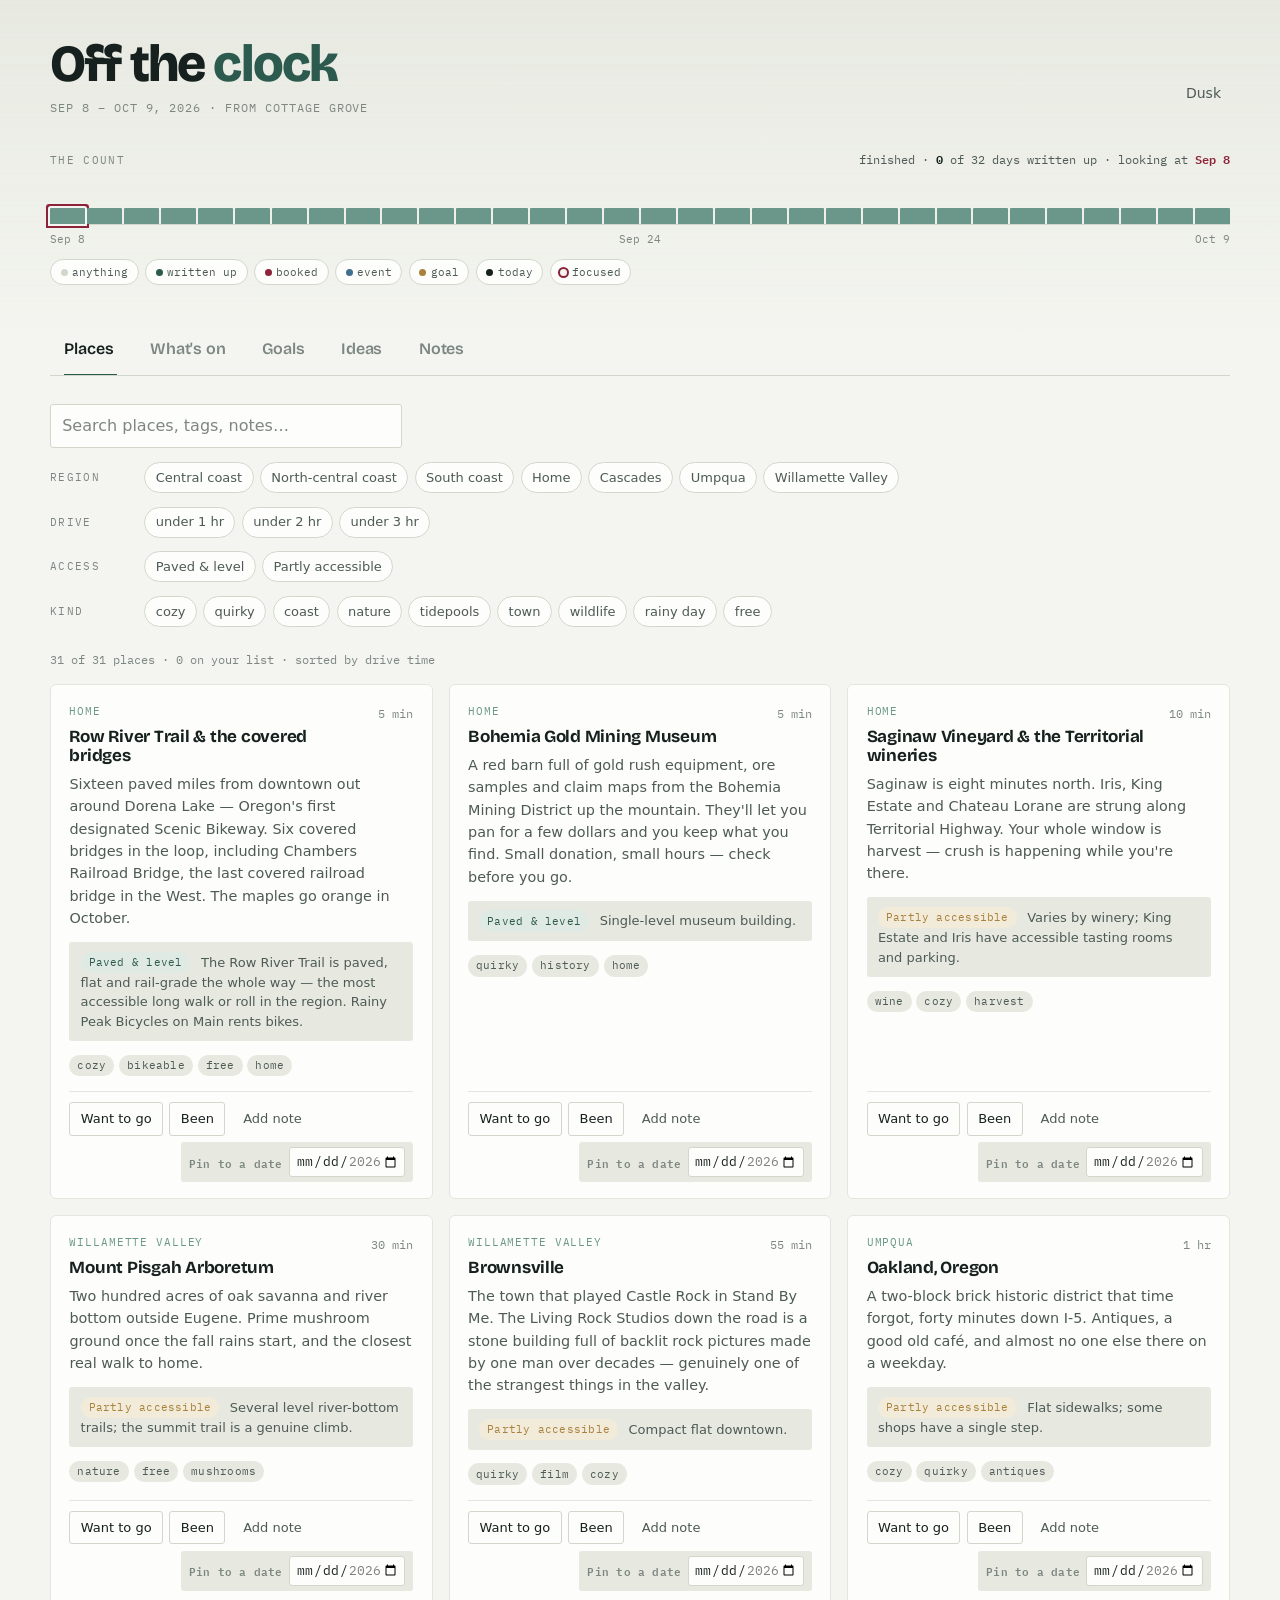
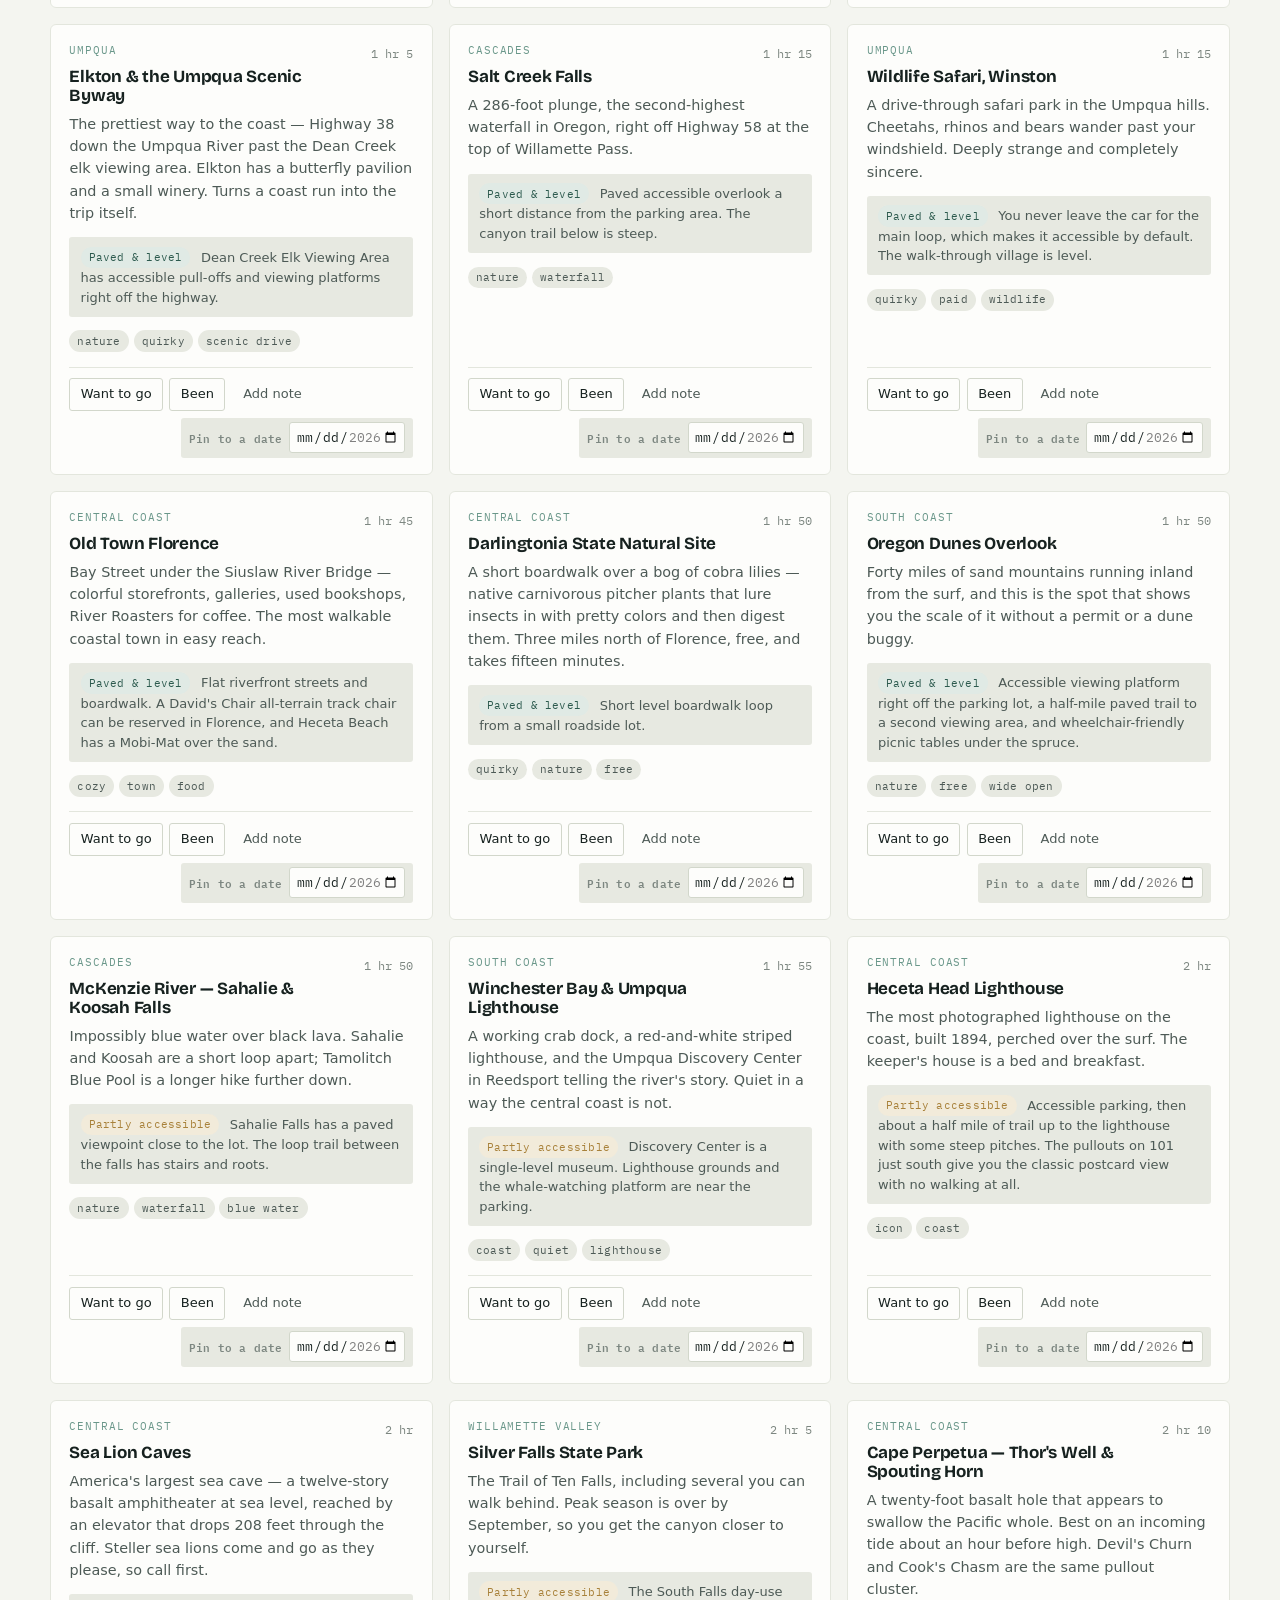
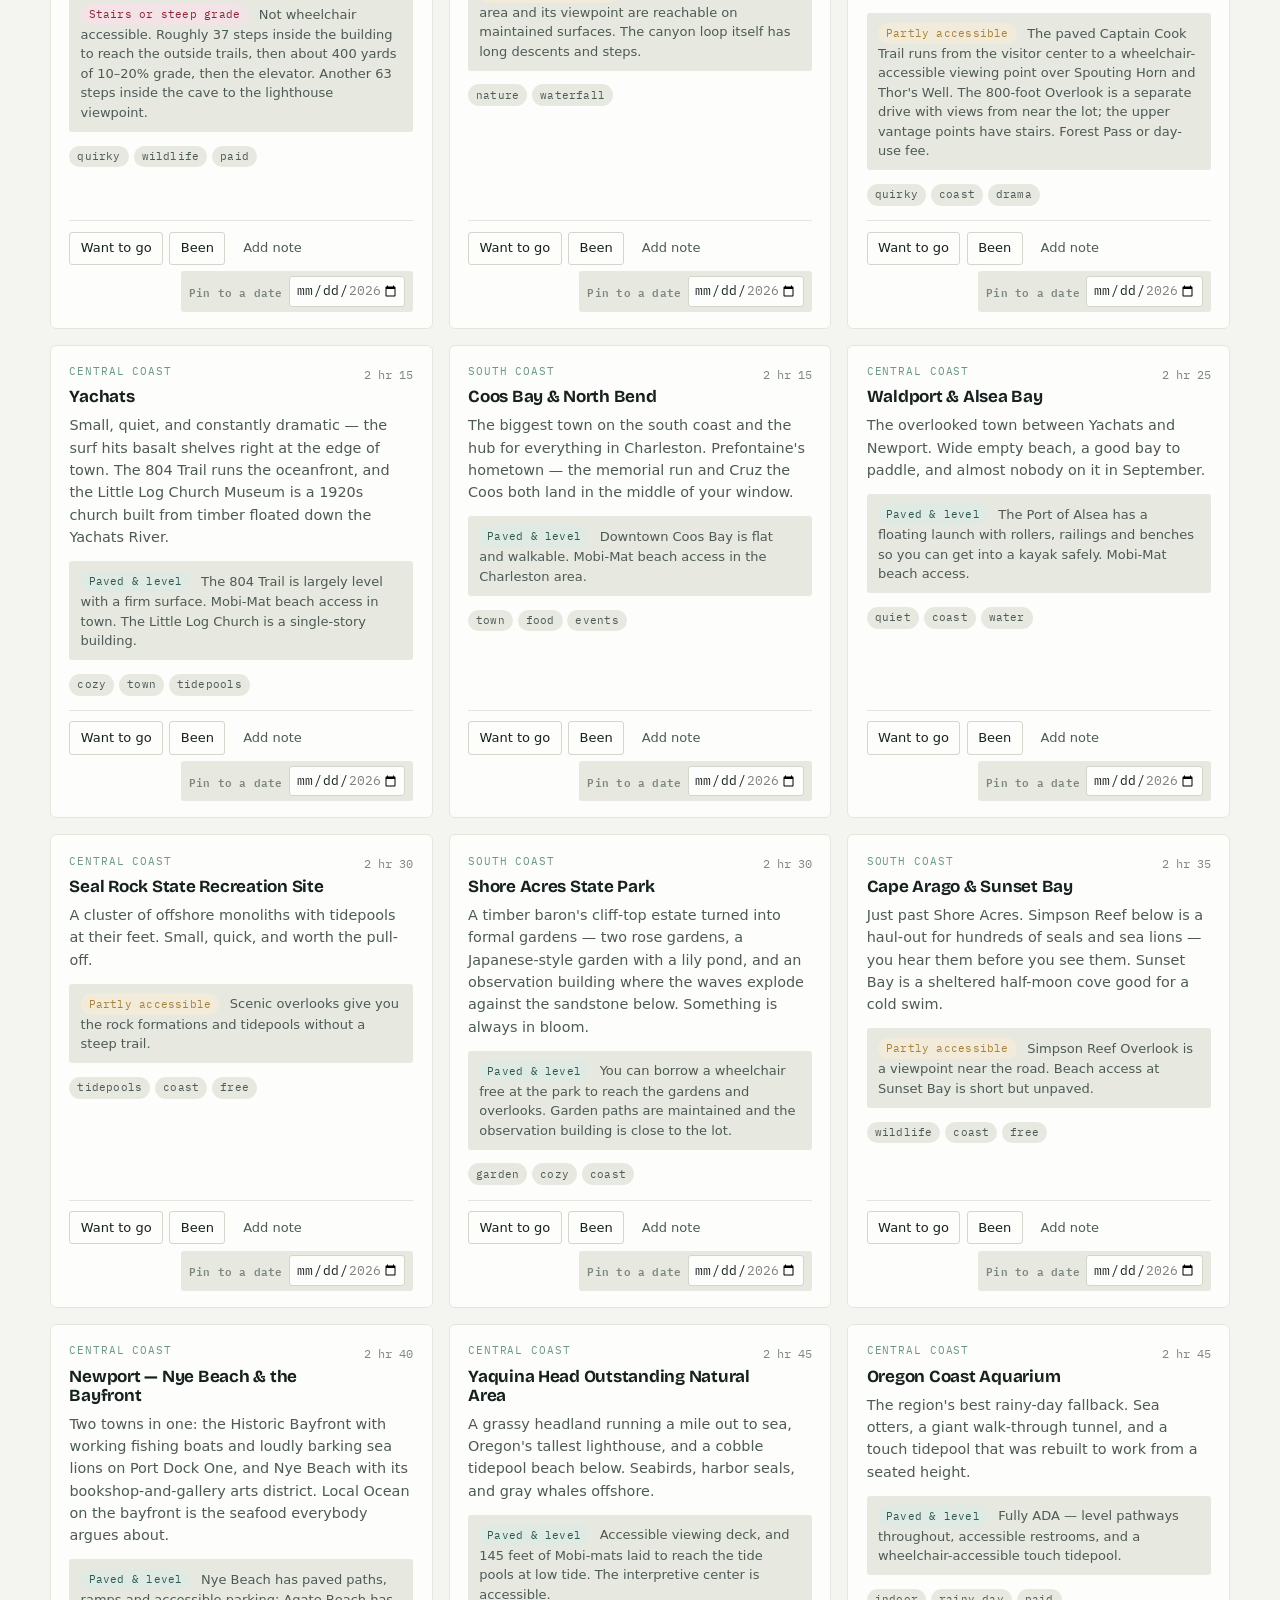
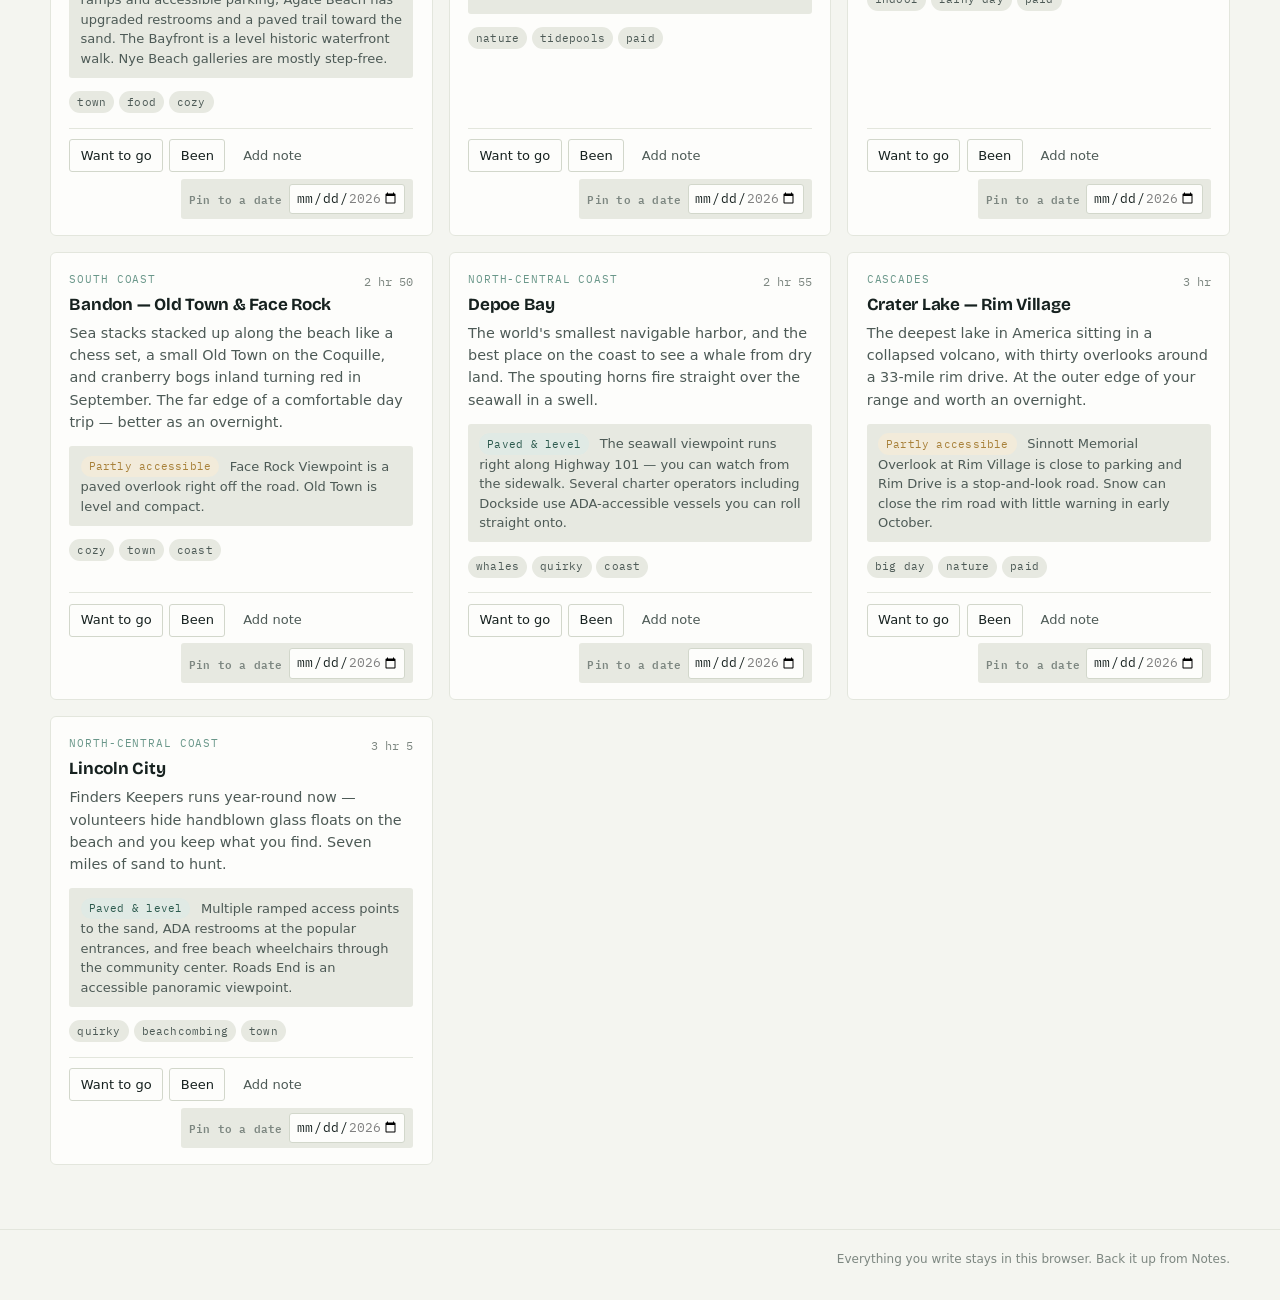
<file: index.html>
<!doctype html>
<html lang="en" data-theme="light">
  <head>
    <meta charset="utf-8" />
    <meta name="viewport" content="width=device-width, initial-scale=1" />
    <meta name="theme-color" content="#2c5a4e" />
    <meta
      name="description"
      content="Trip planner, goal keeper and notebook for a sabbatical on the Oregon coast, Sep 8 – Oct 9 2026."
    />
    <title>Off the clock — Sep 8 to Oct 9</title>

    <link rel="preconnect" href="https://fonts.googleapis.com" />
    <link rel="preconnect" href="https://fonts.gstatic.com" crossorigin />
    <link
      href="https://fonts.googleapis.com/css2?family=Bricolage+Grotesque:opsz,wght@12..96,400;12..96,600;12..96,700;12..96,800&family=IBM+Plex+Mono:wght@400;500&display=swap"
      rel="stylesheet"
    />
    <link rel="stylesheet" href="./styles/main.css" />
  </head>

  <body>
    <app-layout theme="light">
      <day-strip slot="strip"></day-strip>

      <app-tabs>
        <tab-panel label="Places">
          <place-list></place-list>
        </tab-panel>

        <tab-panel label="What's on">
          <event-list></event-list>
        </tab-panel>

        <tab-panel label="Goals">
          <goal-board></goal-board>
        </tab-panel>

        <tab-panel label="Ideas">
          <idea-picker></idea-picker>
        </tab-panel>

        <tab-panel label="Notes">
          <journal-log></journal-log>
        </tab-panel>
      </app-tabs>
    </app-layout>

    <app-modal></app-modal>

    <script type="module" src="./js/main.js"></script>
  </body>
</html>
</file>
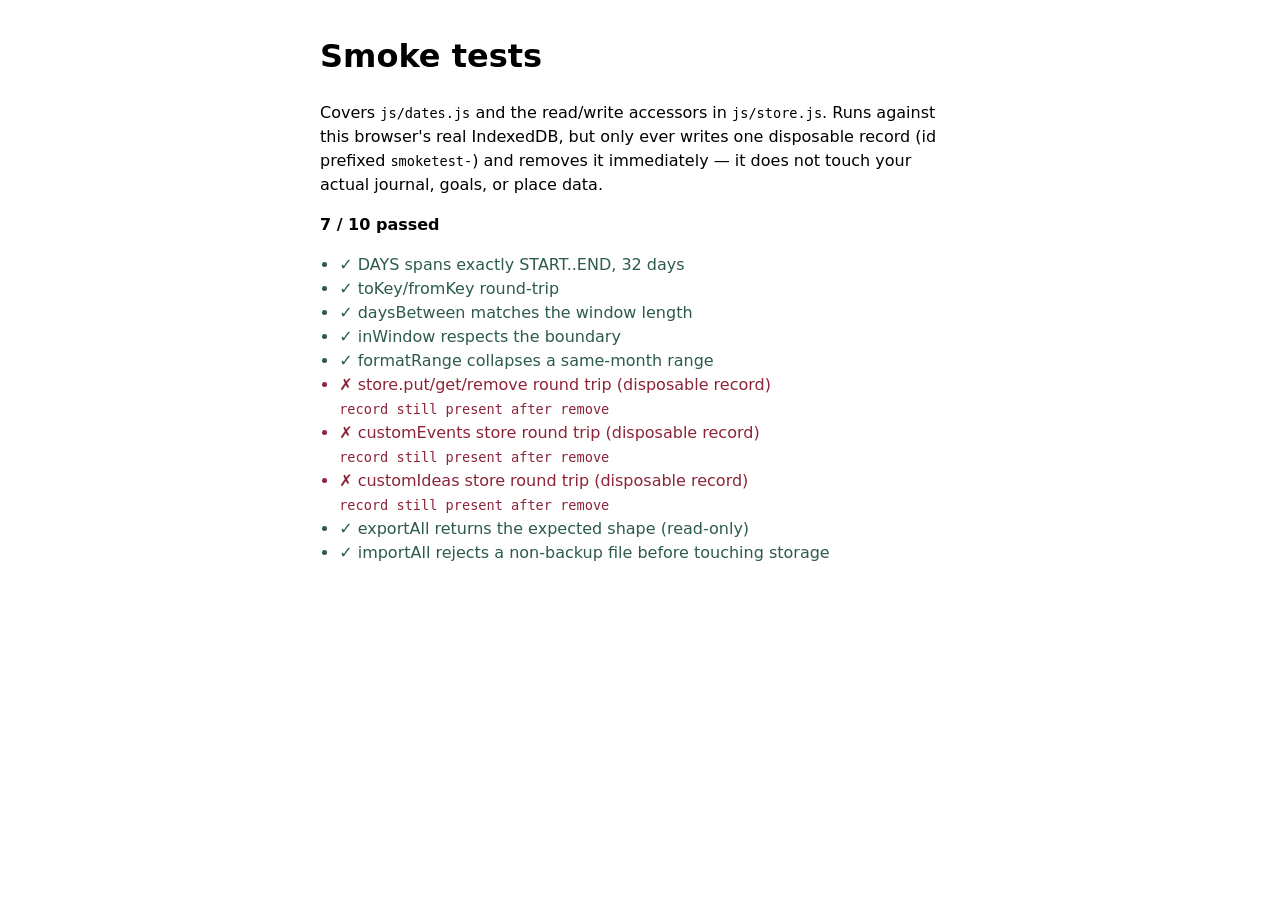
<file: tests/index.html>
<!doctype html>
<html lang="en">
  <head>
    <meta charset="utf-8" />
    <title>Off the clock — smoke tests</title>
    <style>
      body {
        font-family: system-ui, sans-serif;
        max-width: 40rem;
        margin: 2rem auto;
        padding: 0 1rem;
        line-height: 1.5;
      }
      code {
        font-family: ui-monospace, monospace;
        font-size: 0.85em;
      }
      ul {
        padding-left: 1.2rem;
      }
    </style>
  </head>
  <body>
    <h1>Smoke tests</h1>
    <p>
      Covers <code>js/dates.js</code> and the read/write accessors in
      <code>js/store.js</code>. Runs against this browser's real IndexedDB,
      but only ever writes one disposable record (id prefixed
      <code>smoketest-</code>) and removes it immediately — it does not
      touch your actual journal, goals, or place data.
    </p>
    <div id="results">Running…</div>
    <script type="module" src="./smoke.js"></script>
  </body>
</html>
</file>
<file: styles/main.css>
/* ============================================================
   Sabbatical — design tokens and document-level styles.

   Palette is taken from the coast in October: wet basalt, lichen
   fog, kelp, and the cranberry bogs south of Bandon that turn red
   in exactly this window.

   Custom properties declared on :root inherit through shadow
   boundaries, so every component reads from this one place.
   ============================================================ */

:root {
  color-scheme: light;

  /* surfaces */
  --paper: #f4f5f0;
  --fog: #e7e9e1;
  --surface: #fdfdfb;
  --line: #d2d7cb;
  --line-soft: #e3e6dd;

  /* ink */
  --ink: #16211f;
  --ink-soft: #4d5a56;
  --ink-faint: #7d8781;

  /* accents */
  --kelp: #2c5a4e;
  --kelp-soft: #6a978a;
  --kelp-wash: #e0eae5;
  --cranberry: #8d2338;
  --cranberry-wash: #f4e3e6;
  --tide: #3f6f8d;
  --tide-wash: #e2ecf1;
  --sand: #a8813a;
  --sand-wash: #f2ebda;

  /* type */
  --display: 'Bricolage Grotesque', 'Trebuchet MS', system-ui, sans-serif;
  --body: system-ui, -apple-system, 'Segoe UI', Roboto, sans-serif;
  --mono: 'IBM Plex Mono', ui-monospace, 'SF Mono', Menlo, monospace;

  /* geometry */
  --radius: 3px;
  --radius-lg: 6px;
  --shadow: 0 1px 2px rgb(22 33 31 / 0.06), 0 4px 14px rgb(22 33 31 / 0.05);
  --shadow-lift: 0 2px 4px rgb(22 33 31 / 0.08), 0 10px 30px rgb(22 33 31 / 0.1);
  --transition: 160ms cubic-bezier(0.4, 0, 0.2, 1);

  /* rhythm */
  --gutter: clamp(1rem, 4vw, 2.5rem);
  --measure: 68ch;
}

[data-theme='dark'] {
  color-scheme: dark;

  --paper: #101917;
  --fog: #18241f;
  --surface: #1b2926;
  --line: #2c3d39;
  --line-soft: #23322e;

  --ink: #e6eae3;
  --ink-soft: #a7b3ad;
  --ink-faint: #75837d;

  --kelp: #79bda9;
  --kelp-soft: #4d8474;
  --kelp-wash: #1c3230;
  --cranberry: #e08296;
  --cranberry-wash: #33202a;
  --tide: #82b3cf;
  --tide-wash: #1b2c36;
  --sand: #cfab63;
  --sand-wash: #302a1d;

  --shadow: 0 1px 2px rgb(0 0 0 / 0.4), 0 4px 14px rgb(0 0 0 / 0.3);
  --shadow-lift: 0 2px 4px rgb(0 0 0 / 0.5), 0 10px 30px rgb(0 0 0 / 0.45);
}

*,
*::before,
*::after {
  box-sizing: border-box;
}

html {
  -webkit-text-size-adjust: 100%;
}

body {
  margin: 0;
  min-height: 100dvh;
  background: var(--paper);
  color: var(--ink);
  font-family: var(--body);
  font-size: 16px;
  line-height: 1.55;
  -webkit-font-smoothing: antialiased;
}

/* A faint horizon band behind everything — the only ambient decoration. */
body::before {
  content: '';
  position: fixed;
  inset: 0 0 auto 0;
  height: 340px;
  background: linear-gradient(to bottom, var(--fog), transparent);
  pointer-events: none;
  z-index: -1;
}

:focus-visible {
  outline: 2px solid var(--kelp);
  outline-offset: 2px;
  border-radius: 2px;
}

.visually-hidden {
  position: absolute;
  width: 1px;
  height: 1px;
  padding: 0;
  margin: -1px;
  overflow: hidden;
  clip-path: inset(50%);
  white-space: nowrap;
  border: 0;
}

.flex {
  display: flex;
}

.grid {
  display: grid;
}

/* Components render before their modules parse; hide the flash. */
:not(:defined) {
  visibility: hidden;
}

@media (prefers-reduced-motion: reduce) {
  *,
  *::before,
  *::after {
    animation-duration: 0.01ms !important;
    animation-iteration-count: 1 !important;
    transition-duration: 0.01ms !important;
    scroll-behavior: auto !important;
  }
}
</file>
